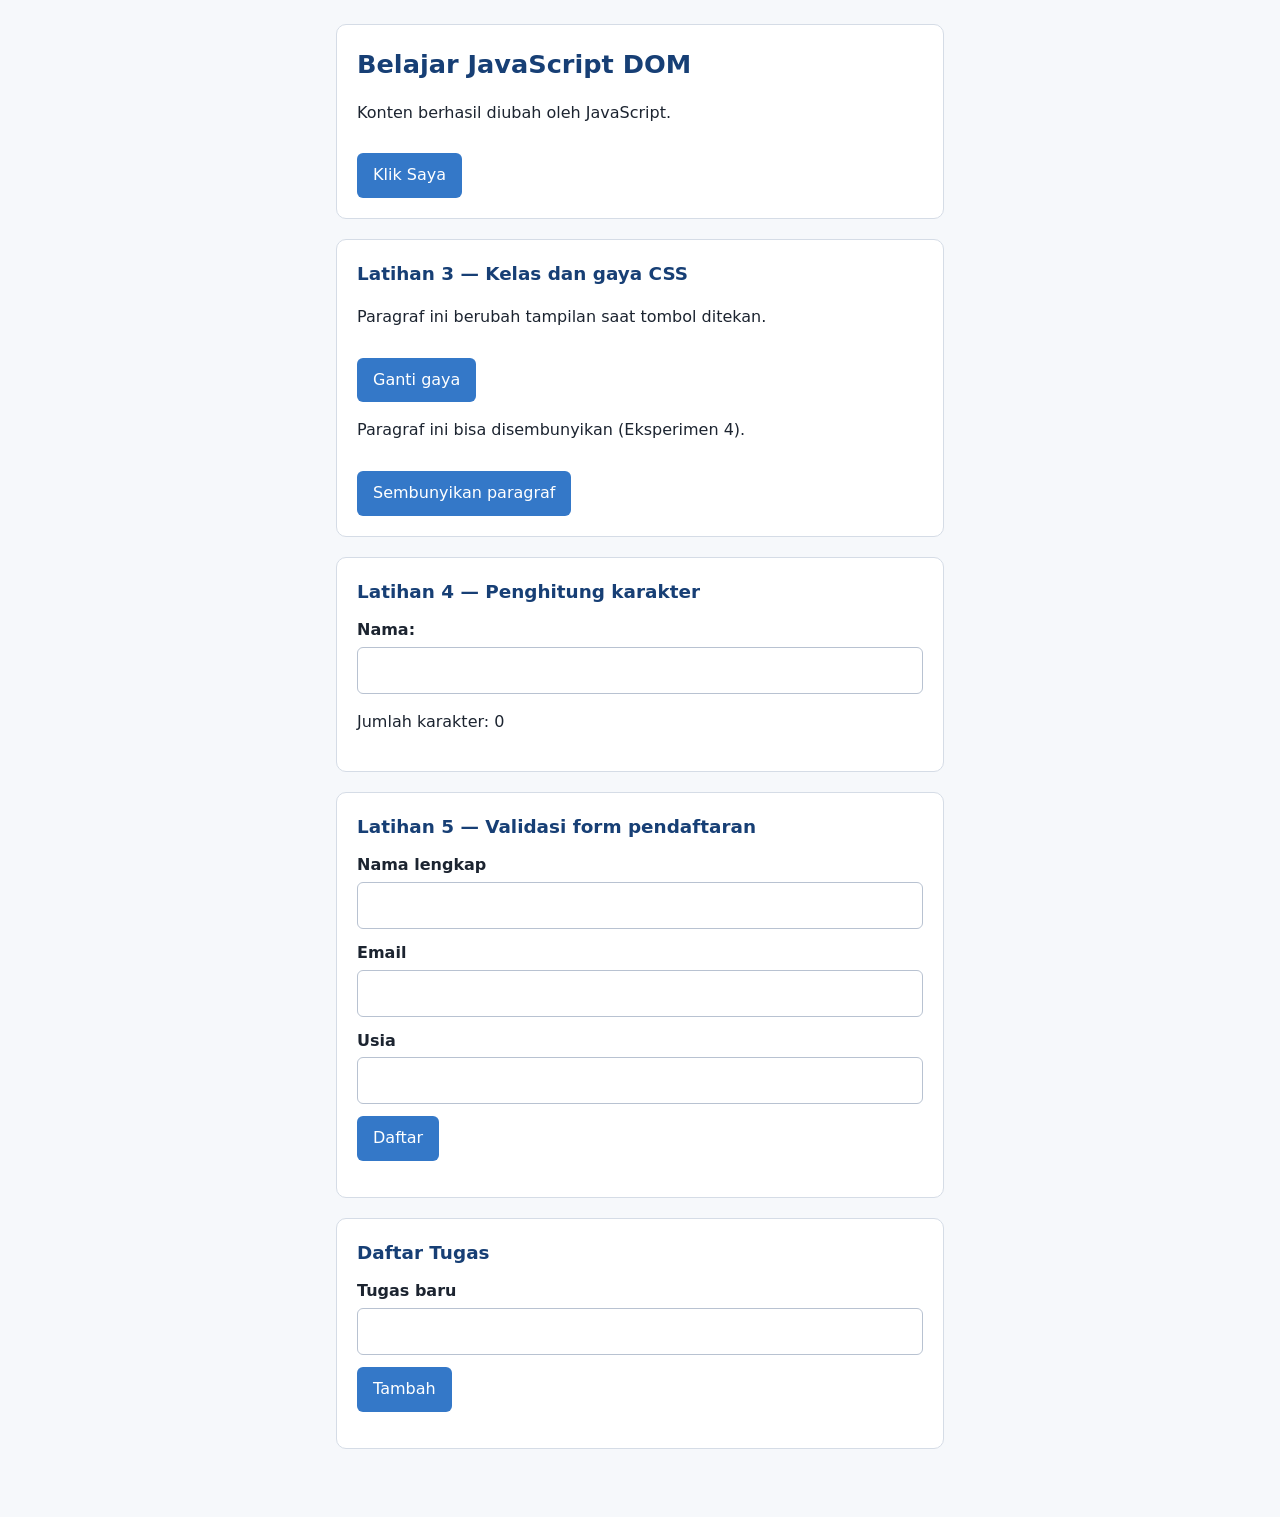
<file: lab6_dom_event/index.html>
<!DOCTYPE html>
<html lang="id">
<head>
 <meta charset="UTF-8">
 <meta name="viewport" content="width=device-width, initial-scale=1.0">
 <title>Praktikum DOM dan Event</title>
 <link rel="stylesheet" href="style.css">
 <script src="script.js" defer></script>
</head>
<body>
 <main class="wrap">
  <!-- Latihan 1 & 2 -->
  <section>
   <h1 id="judul">Latihan DOM</h1>
   <p id="pesan">Belum ada tindakan.</p>
   <button id="tombolAksi" type="button">Klik Saya</button>
  </section>

  <!-- Latihan 3 + Eksperimen 4 -->
  <section>
   <h2>Latihan 3 — Kelas dan gaya CSS</h2>
   <p id="teksGaya">Paragraf ini berubah tampilan saat tombol ditekan.</p>
   <button id="tombolGaya" type="button">Ganti gaya</button>

   <p id="paragrafSembunyi">Paragraf ini bisa disembunyikan (Eksperimen 4).</p>
   <button id="tombolSembunyi" type="button">Sembunyikan paragraf</button>
  </section>

  <!-- Latihan 4 -->
  <section>
   <h2>Latihan 4 — Penghitung karakter</h2>
   <label for="namaInput">Nama:</label>
   <input type="text" id="namaInput" maxlength="40">
   <p>Jumlah karakter: <span id="jumlahKarakter">0</span></p>
  </section>

  <!-- Latihan 5 -->
  <section>
   <h2>Latihan 5 — Validasi form pendaftaran</h2>
   <form id="formPendaftaran" novalidate>
    <label for="nama">Nama lengkap</label>
    <input id="nama" name="nama" type="text">
    <label for="email">Email</label>
    <input id="email" name="email" type="email">
    <label for="usia">Usia</label>
    <input id="usia" name="usia" type="number" min="17" max="100">
    <button type="submit">Daftar</button>
   </form>
   <p id="pesanForm" aria-live="polite"></p>
  </section>

  <!-- Latihan 6 + Eksperimen 1 -->
  <section>
   <h2>Daftar Tugas</h2>
   <label for="inputTugas">Tugas baru</label>
   <input id="inputTugas" type="text">
   <button id="tambahTugas" type="button">Tambah</button>
   <p id="pesanTugas" aria-live="polite"></p>
   <ul id="daftarTugas"></ul>
  </section>
 </main>
</body>
</html>
</file>
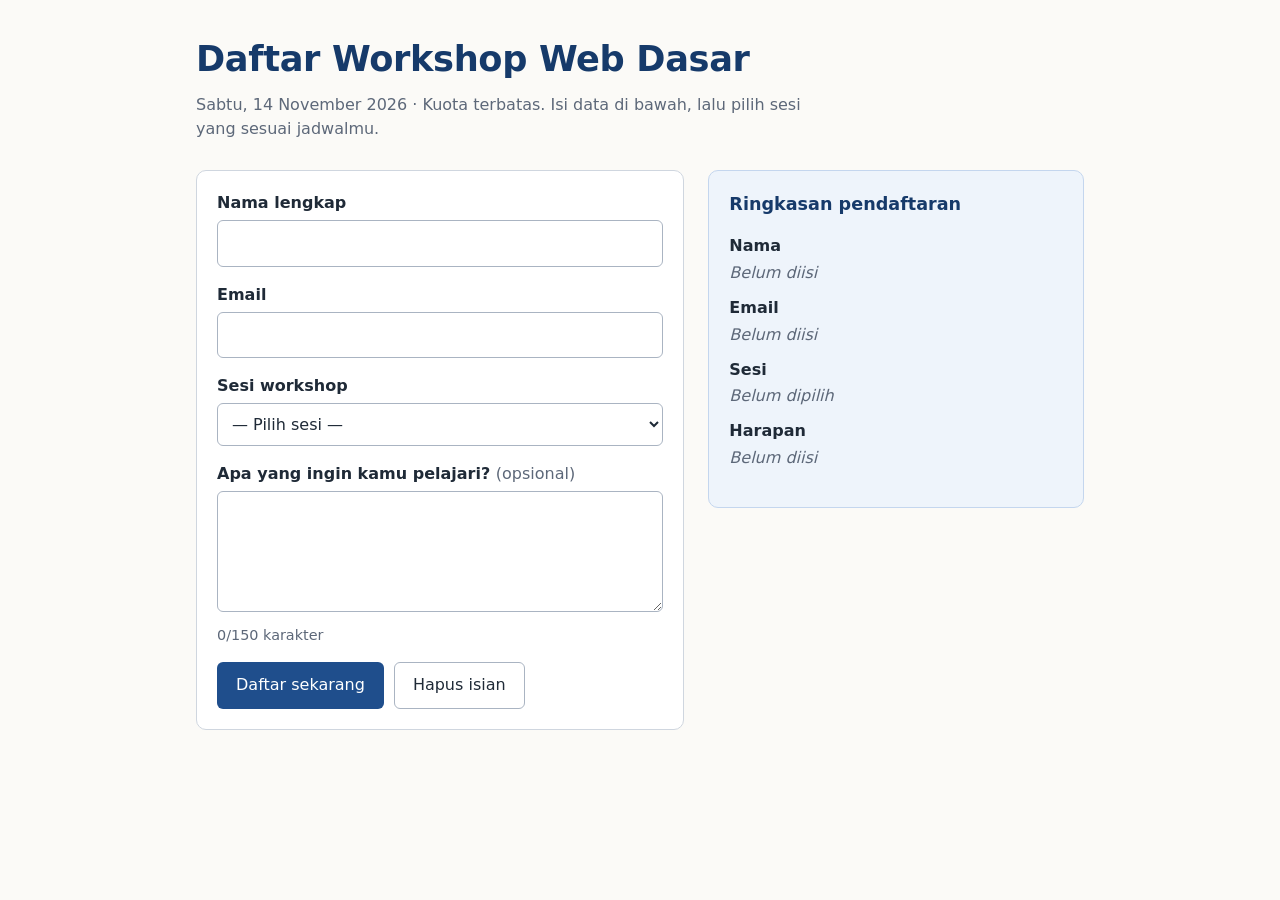
<file: mini_project_workshop/index.html>
<!DOCTYPE html>
<html lang="id">
<head>
 <meta charset="UTF-8">
 <meta name="viewport" content="width=device-width, initial-scale=1.0">
 <title>Pendaftaran Workshop Web</title>
 <link rel="stylesheet" href="style.css">
 <script src="script.js" defer></script>
</head>
<body>
 <main class="halaman">
  <header>
   <h1>Daftar Workshop Web Dasar</h1>
   <p>Sabtu, 14 November 2026 · Kuota terbatas. Isi data di bawah, lalu pilih sesi yang sesuai jadwalmu.</p>
  </header>

  <div class="kolom">
   <form id="formWorkshop" novalidate>
    <div class="field">
     <label for="nama">Nama lengkap</label>
     <input id="nama" name="nama" type="text" autocomplete="name" aria-describedby="errNama">
     <p class="err" id="errNama"></p>
    </div>

    <div class="field">
     <label for="email">Email</label>
     <input id="email" name="email" type="email" autocomplete="email" aria-describedby="errEmail">
     <p class="err" id="errEmail"></p>
    </div>

    <div class="field">
     <label for="sesi">Sesi workshop</label>
     <select id="sesi" name="sesi" aria-describedby="errSesi">
      <option value="">— Pilih sesi —</option>
      <option value="Pagi (09.00–11.00)">Pagi (09.00–11.00)</option>
      <option value="Siang (13.00–15.00)">Siang (13.00–15.00)</option>
      <option value="Sore (15.30–17.30)">Sore (15.30–17.30)</option>
     </select>
     <p class="info" id="infoSesi" aria-live="polite"></p>
     <p class="err" id="errSesi"></p>
    </div>

    <div class="field">
     <label for="harapan">Apa yang ingin kamu pelajari? <span class="opsional">(opsional)</span></label>
     <textarea id="harapan" name="harapan" rows="4" maxlength="150"></textarea>
     <p class="info"><span id="hitungHarapan">0</span>/150 karakter</p>
    </div>

    <div class="aksi">
     <button type="submit" class="utama">Daftar sekarang</button>
     <button type="button" class="sekunder" id="tombolReset">Hapus isian</button>
    </div>
    <p id="pesanSukses" class="sukses" role="status" aria-live="polite"></p>
   </form>

   <aside class="ringkasan" aria-labelledby="judulRingkasan">
    <h2 id="judulRingkasan">Ringkasan pendaftaran</h2>
    <dl>
     <dt>Nama</dt><dd id="rNama" class="kosong">Belum diisi</dd>
     <dt>Email</dt><dd id="rEmail" class="kosong">Belum diisi</dd>
     <dt>Sesi</dt><dd id="rSesi" class="kosong">Belum dipilih</dd>
     <dt>Harapan</dt><dd id="rHarapan" class="kosong">Belum diisi</dd>
    </dl>
   </aside>
  </div>
 </main>
</body>
</html>
</file>
<file: lab6_dom_event/style.css>
:root { --biru: #173f75; --biru-muda: #e6f1ff; --aksen: #3478c8; --abu: #687386; --garis: #d5dce6; }
* { box-sizing: border-box; }
body { margin: 0; font-family: system-ui, "Segoe UI", Roboto, sans-serif; color: #1c2430; background: #f6f8fb; line-height: 1.55; }
.wrap { max-width: 640px; margin: 0 auto; padding: 24px 16px 48px; }
section { background: #fff; border: 1px solid var(--garis); border-radius: 10px; padding: 20px; margin-bottom: 20px; }
h1, h2 { margin: 0 0 12px; color: var(--biru); }
h1 { font-size: 1.6rem; } h2 { font-size: 1.15rem; }
label { display: block; margin: 12px 0 4px; font-weight: 600; }
input { width: 100%; padding: 10px; border: 1px solid #b8c2d1; border-radius: 6px; font: inherit; }
input:focus-visible, button:focus-visible { outline: 3px solid var(--aksen); outline-offset: 2px; }
button { margin-top: 12px; padding: 10px 16px; border: 0; border-radius: 6px; background: var(--aksen); color: #fff; font: inherit; cursor: pointer; }
button:hover { background: var(--biru); }

/* Latihan 3 */
.highlight { color: #173f75; background-color: #e6f1ff; border-left: 4px solid #3478c8; padding: 12px; }
.teks-besar { font-size: 1.4rem; }
/* Eksperimen 4 */
.tersembunyi { display: none; }

/* Pesan form */
#pesanForm.error, #pesanTugas.error { color: #b3261e; }
#pesanForm.sukses, #pesanTugas.sukses { color: #1b6e3c; }

/* Latihan 6 */
.selesai span { text-decoration: line-through; color: #687386; }
li { margin-bottom: 8px; }
#daftarTugas { padding-left: 20px; }
.hapus { background: #b3261e; margin-left: 6px; }
.hapus:hover { background: #8c1d18; }
li button { margin-top: 0; padding: 4px 10px; font-size: .9rem; }
</file>
<file: mini_project_workshop/style.css>
:root {
  --kertas: #fbfaf7; --tinta: #1f2a37; --garis: #cfd6df;
  --biru: #1f4e8c; --biru-tua: #163a6a; --merah: #b3261e; --hijau: #1b6e3c; --abu: #5d6879;
}
* { box-sizing: border-box; }
body { margin: 0; background: var(--kertas); color: var(--tinta); font-family: system-ui, "Segoe UI", Roboto, sans-serif; line-height: 1.55; }
.halaman { max-width: 920px; margin: 0 auto; padding: 32px 16px 56px; }
header h1 { margin: 0 0 6px; font-size: clamp(1.5rem, 4vw, 2.2rem); color: var(--biru-tua); letter-spacing: -0.01em; }
header p { margin: 0 0 28px; color: var(--abu); max-width: 60ch; }

.kolom { display: grid; grid-template-columns: 1.3fr 1fr; gap: 24px; align-items: start; }
@media (max-width: 720px) { .kolom { grid-template-columns: 1fr; } }

form { background: #fff; border: 1px solid var(--garis); border-radius: 10px; padding: 20px; }
.field { margin-bottom: 16px; }
label { display: block; font-weight: 600; margin-bottom: 4px; }
.opsional { font-weight: 400; color: var(--abu); }
input, select, textarea { width: 100%; padding: 10px; font: inherit; border: 1px solid #aab4c2; border-radius: 6px; background: #fff; color: inherit; }
textarea { resize: vertical; }
input:focus-visible, select:focus-visible, textarea:focus-visible, button:focus-visible { outline: 3px solid #6ea2e0; outline-offset: 2px; }
.field.salah input, .field.salah select { border-color: var(--merah); }
.err { color: var(--merah); margin: 4px 0 0; font-size: .9rem; min-height: 0; }
.info { color: var(--abu); margin: 4px 0 0; font-size: .9rem; }

.aksi { display: flex; gap: 10px; flex-wrap: wrap; }
button { font: inherit; padding: 10px 18px; border-radius: 6px; cursor: pointer; border: 1px solid transparent; }
.utama { background: var(--biru); color: #fff; }
.utama:hover { background: var(--biru-tua); }
.sekunder { background: #fff; color: var(--tinta); border-color: #aab4c2; }
.sekunder:hover { background: #eef2f7; }

.sukses { color: var(--hijau); font-weight: 600; margin: 14px 0 0; }
.sukses:empty { margin: 0; }

.ringkasan { background: #eef4fb; border: 1px solid #c4d6ee; border-radius: 10px; padding: 20px; }
.ringkasan h2 { margin: 0 0 12px; font-size: 1.1rem; color: var(--biru-tua); }
dt { font-weight: 600; margin-top: 10px; }
dd { margin: 2px 0 0; overflow-wrap: anywhere; }
dd.kosong { color: var(--abu); font-style: italic; }
</file>
